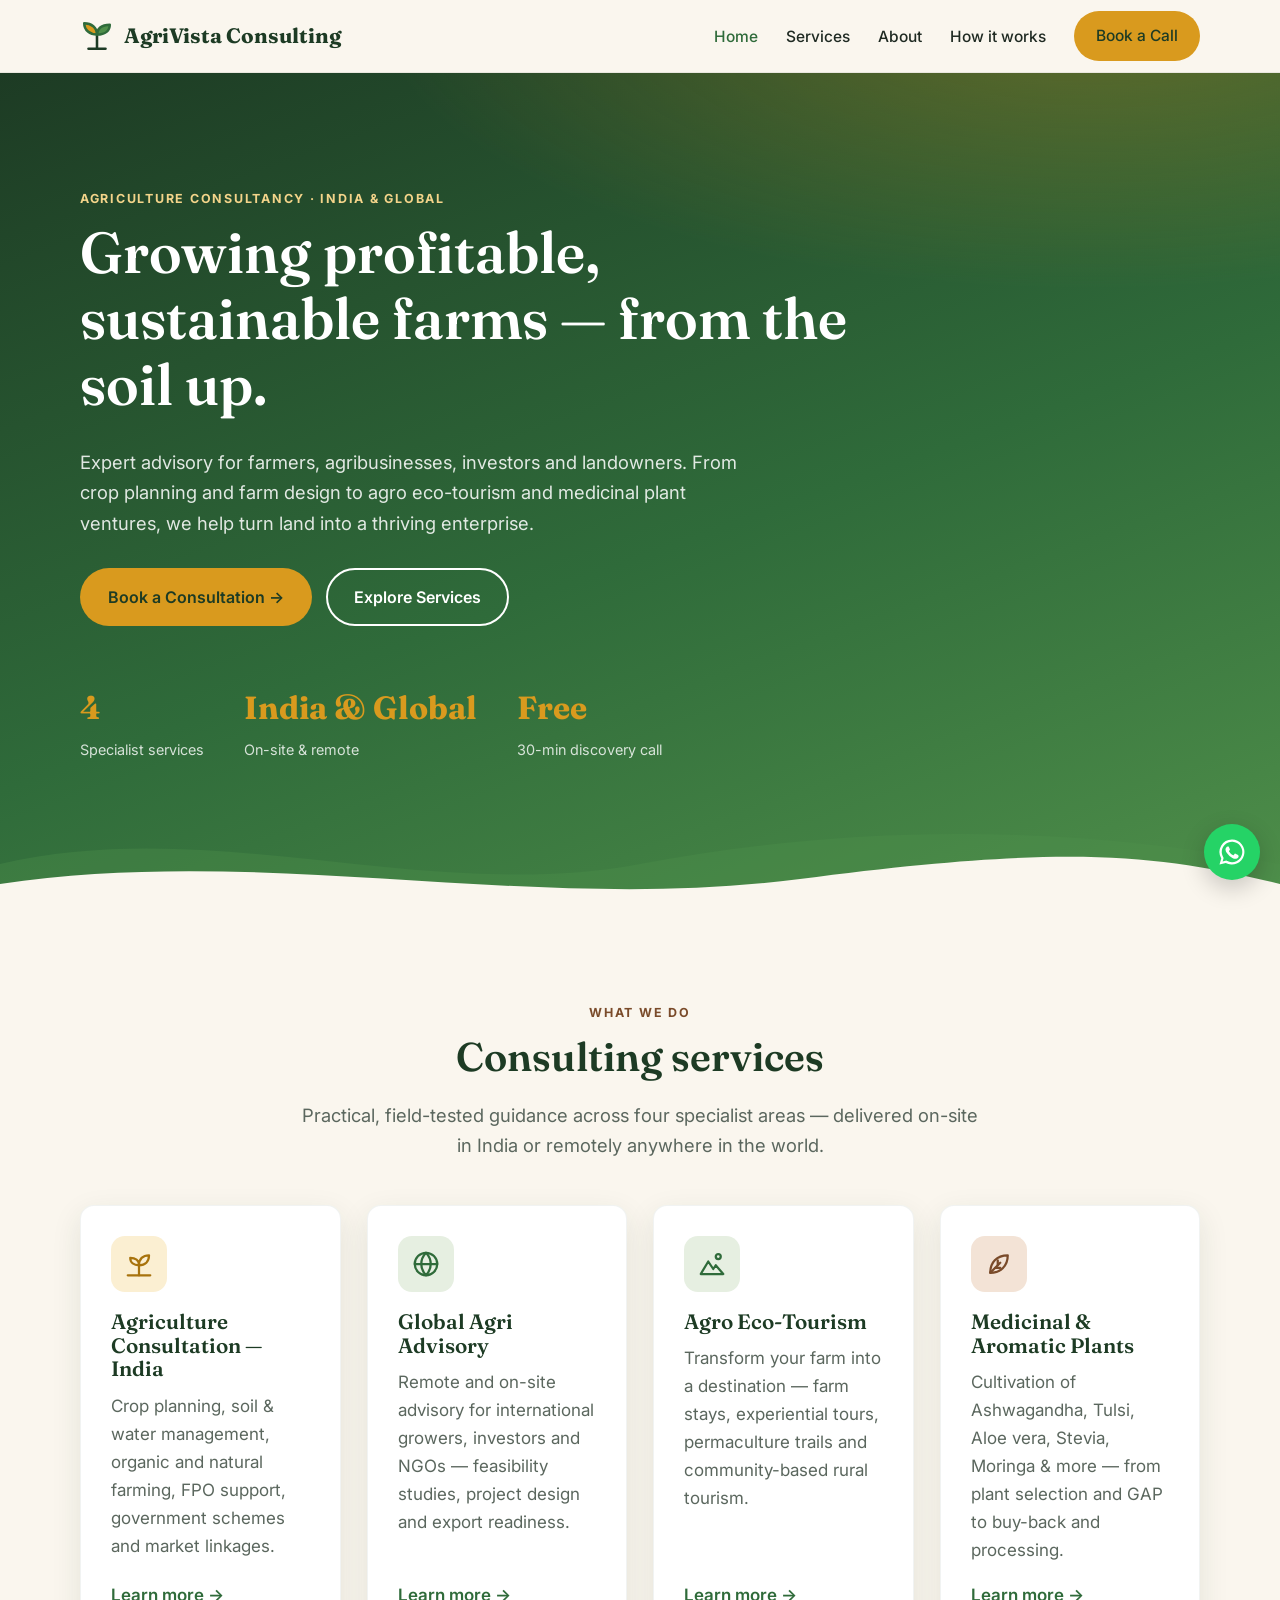
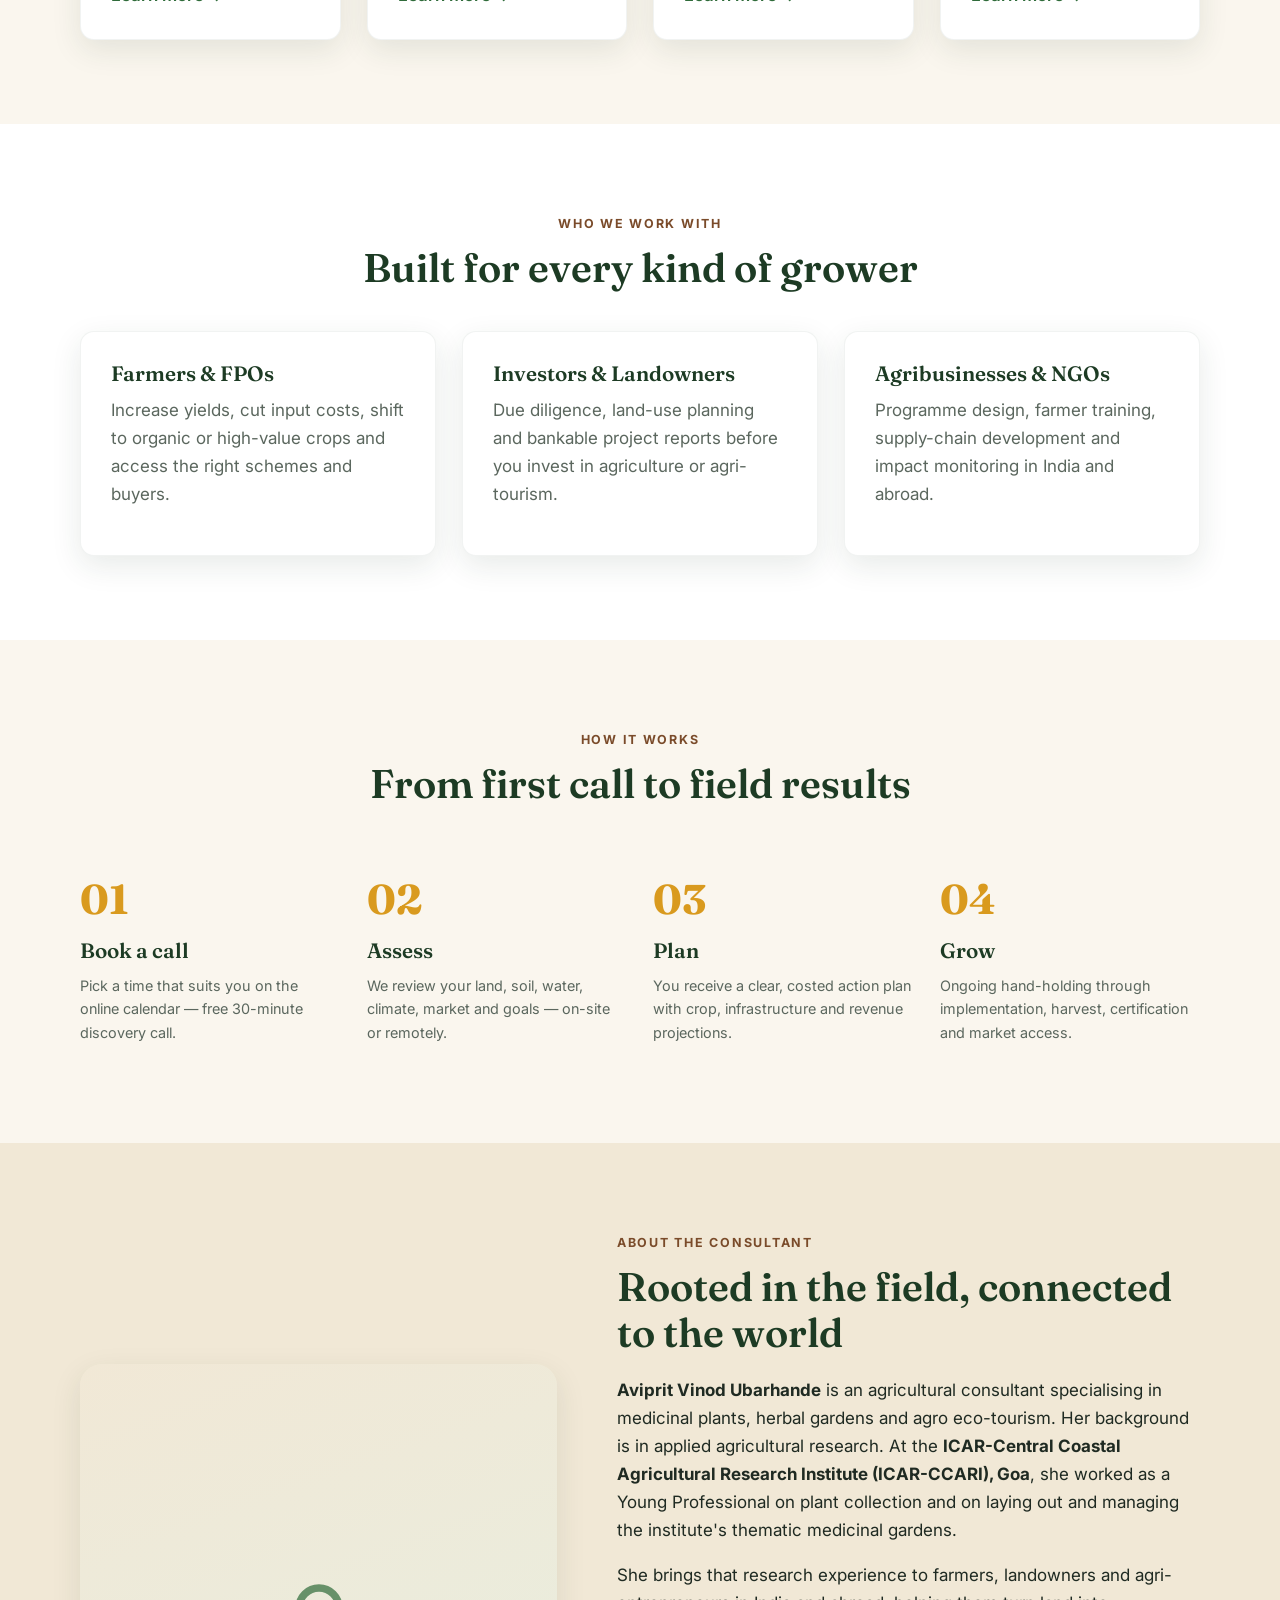
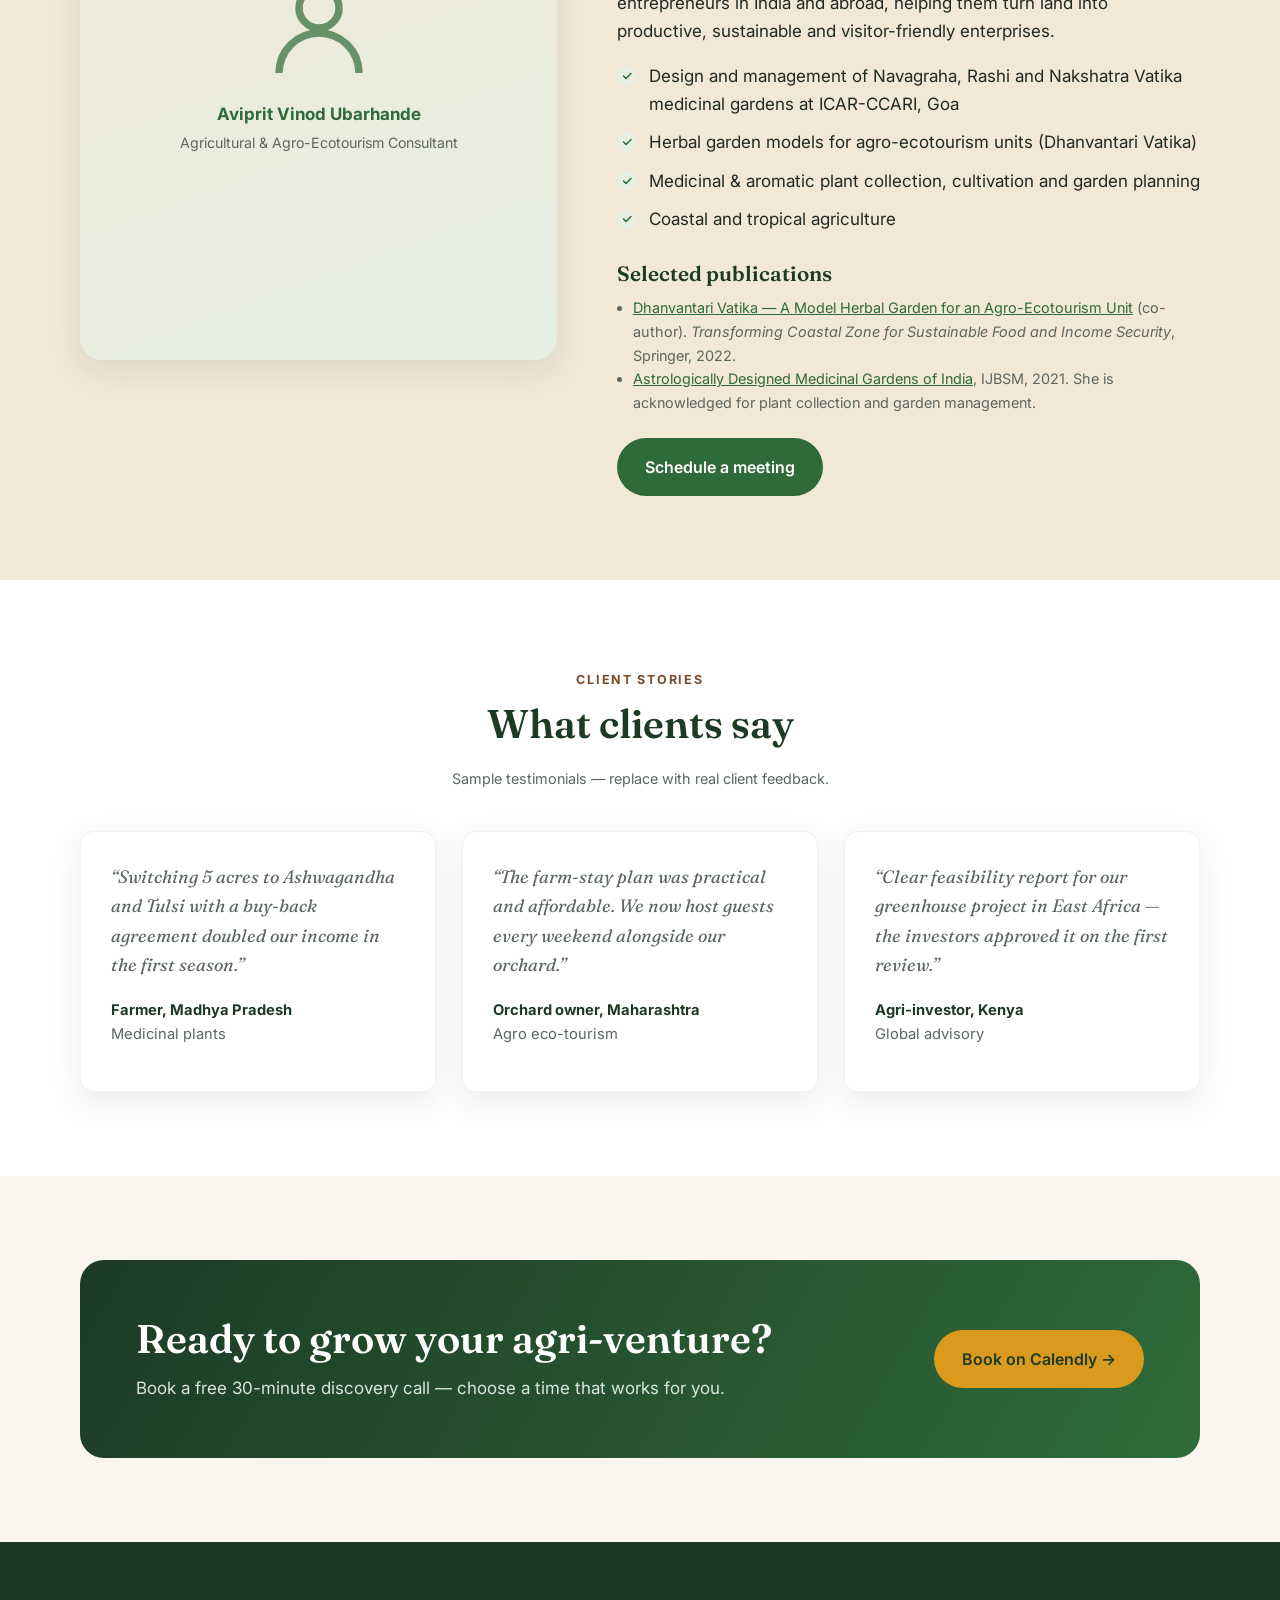
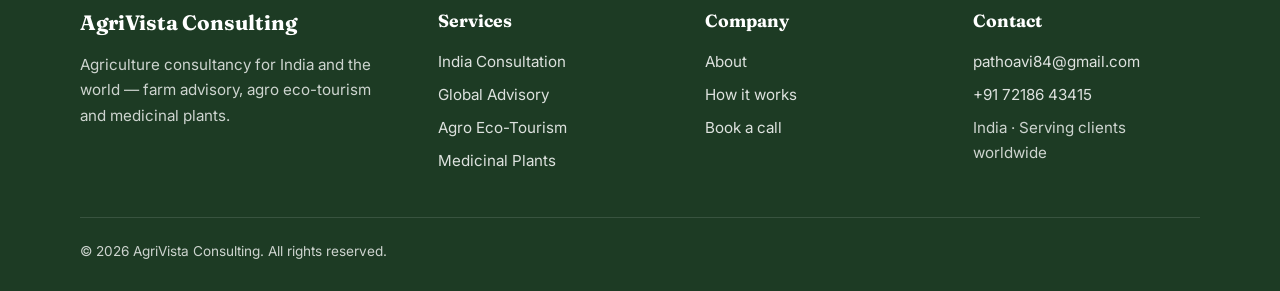
<file: index.html>
<!DOCTYPE html>
<html lang="en">
<head>
  <meta charset="UTF-8">
  <meta name="viewport" content="width=device-width, initial-scale=1">
  <title>AgriVista Consulting · Agriculture, Agro Eco-Tourism & Medicinal Plants</title>
  <meta name="description" content="Agricultural consultancy for farmers, agribusinesses and investors in India and worldwide. Farm advisory, agro eco-tourism development and medicinal plant cultivation. Book a consultation online.">
  <link rel="preconnect" href="https://fonts.googleapis.com">
  <link rel="preconnect" href="https://fonts.gstatic.com" crossorigin>
  <link href="https://fonts.googleapis.com/css2?family=Fraunces:opsz,wght@9..144,500;9..144,600;9..144,700&family=Inter:wght@400;500;600;700&display=swap" rel="stylesheet">
  <link rel="stylesheet" href="css/style.css">
  <link rel="icon" href="data:image/svg+xml,%3Csvg xmlns='http://www.w3.org/2000/svg' viewBox='0 0 24 24' fill='none' stroke='%232f6b3a' stroke-width='2' stroke-linecap='round'%3E%3Cpath d='M12 21V11M12 11C12 6 8 3 3 3c0 5 4 8 9 8zm0 0c0-4 3-7 9-7 0 4-3 7-9 7z'/%3E%3C/svg%3E">
</head>
<body>

<header class="site-header">
  <div class="container nav">
    <a class="logo" href="index.html">
      <svg viewBox="0 0 24 24" fill="none" stroke="currentColor" stroke-width="1.8" stroke-linecap="round" stroke-linejoin="round"><path d="M12 21V11"/><path d="M12 11C12 6 8 3 3 3c0 5 4 8 9 8z" fill="#d99a1e" stroke="#2f6b3a"/><path d="M12 11c0-4 3-7 9-7 0 4-3 7-9 7z" fill="#4f8f4a" stroke="#2f6b3a"/><path d="M6 21h12"/></svg>
      <span data-brand>AgriVista Consulting</span>
    </a>
    <button class="nav-toggle" aria-label="Open menu" aria-expanded="false">
      <svg viewBox="0 0 24 24" fill="none" stroke="currentColor" stroke-width="2" stroke-linecap="round"><path d="M4 7h16M4 12h16M4 17h16"/></svg>
    </button>
    <ul class="nav-links">
      <li><a href="index.html" class="active">Home</a></li>
      <li><a href="services.html">Services</a></li>
      <li><a href="index.html#about">About</a></li>
      <li><a href="index.html#process">How it works</a></li>
      <li><a class="btn btn-primary" href="book.html">Book a Call</a></li>
    </ul>
  </div>
</header>

<main>
  <!-- HERO -->
  <section class="hero">
    <div class="container">
      <span class="eyebrow" style="color:#f3d48a">Agriculture Consultancy · India &amp; Global</span>
      <h1>Growing profitable, sustainable farms — from the soil up.</h1>
      <p class="lead">Expert advisory for farmers, agribusinesses, investors and landowners. From crop planning and farm design to agro eco-tourism and medicinal plant ventures, we help turn land into a thriving enterprise.</p>
      <div class="hero-actions">
        <a class="btn btn-primary" href="book.html">Book a Consultation →</a>
        <a class="btn btn-ghost" href="services.html">Explore Services</a>
      </div>
      <div class="hero-stats">
        <div><strong>4</strong><span>Specialist services</span></div>
        <div><strong>India &amp; Global</strong><span>On-site &amp; remote</span></div>
        <div><strong>Free</strong><span>30-min discovery call</span></div>
      </div>
    </div>
    <svg class="hero-fields" viewBox="0 0 1440 120" preserveAspectRatio="none" aria-hidden="true">
      <path d="M0 70 C 240 20, 480 110, 720 70 S 1200 30, 1440 70 L1440 120 L0 120 Z" fill="#4f8f4a" opacity=".35"/>
      <path d="M0 90 C 300 50, 600 120, 900 85 S 1300 60, 1440 90 L1440 120 L0 120 Z" fill="#faf6ee"/>
    </svg>
  </section>

  <!-- SERVICES OVERVIEW -->
  <section class="section" id="services">
    <div class="container">
      <div class="center">
        <span class="eyebrow">What we do</span>
        <h2>Consulting services</h2>
        <p class="lead">Practical, field-tested guidance across four specialist areas — delivered on-site in India or remotely anywhere in the world.</p>
      </div>
      <div class="grid grid-4" style="margin-top:44px">
        <article class="card">
          <div class="icon gold"><svg viewBox="0 0 24 24" fill="none" stroke="currentColor" stroke-width="1.8" stroke-linecap="round" stroke-linejoin="round"><path d="M12 21v-8"/><path d="M12 13c0-4-3-6-7-6 0 4 3 6 7 6zM12 13c0-5 3-8 8-8 0 5-3 8-8 8z"/><path d="M3 21h18"/></svg></div>
          <h3>Agriculture Consultation — India</h3>
          <p>Crop planning, soil &amp; water management, organic and natural farming, FPO support, government schemes and market linkages.</p>
          <a class="more" href="services.html#india">Learn more →</a>
        </article>
        <article class="card">
          <div class="icon"><svg viewBox="0 0 24 24" fill="none" stroke="currentColor" stroke-width="1.8" stroke-linecap="round" stroke-linejoin="round"><circle cx="12" cy="12" r="9"/><path d="M3 12h18M12 3c2.5 2.7 3.8 5.7 3.8 9s-1.3 6.3-3.8 9c-2.5-2.7-3.8-5.7-3.8-9S9.5 5.7 12 3z"/></svg></div>
          <h3>Global Agri Advisory</h3>
          <p>Remote and on-site advisory for international growers, investors and NGOs — feasibility studies, project design and export readiness.</p>
          <a class="more" href="services.html#global">Learn more →</a>
        </article>
        <article class="card">
          <div class="icon"><svg viewBox="0 0 24 24" fill="none" stroke="currentColor" stroke-width="1.8" stroke-linecap="round" stroke-linejoin="round"><path d="M3 20l6-10 4 6 2-3 6 7z"/><circle cx="17" cy="6" r="2"/></svg></div>
          <h3>Agro Eco-Tourism</h3>
          <p>Transform your farm into a destination — farm stays, experiential tours, permaculture trails and community-based rural tourism.</p>
          <a class="more" href="services.html#ecotourism">Learn more →</a>
        </article>
        <article class="card">
          <div class="icon soil"><svg viewBox="0 0 24 24" fill="none" stroke="currentColor" stroke-width="1.8" stroke-linecap="round" stroke-linejoin="round"><path d="M5 19c0-8 5-14 14-14 0 9-6 14-14 14z"/><path d="M5 19l8-8"/><path d="M9 15h4M11 13V9"/></svg></div>
          <h3>Medicinal &amp; Aromatic Plants</h3>
          <p>Cultivation of Ashwagandha, Tulsi, Aloe vera, Stevia, Moringa &amp; more — from plant selection and GAP to buy-back and processing.</p>
          <a class="more" href="services.html#medicinal">Learn more →</a>
        </article>
      </div>
    </div>
  </section>

  <!-- WHO WE HELP -->
  <section class="section alt">
    <div class="container">
      <div class="center">
        <span class="eyebrow">Who we work with</span>
        <h2>Built for every kind of grower</h2>
      </div>
      <div class="grid grid-3" style="margin-top:40px">
        <div class="card"><h3>Farmers &amp; FPOs</h3><p>Increase yields, cut input costs, shift to organic or high-value crops and access the right schemes and buyers.</p></div>
        <div class="card"><h3>Investors &amp; Landowners</h3><p>Due diligence, land-use planning and bankable project reports before you invest in agriculture or agri-tourism.</p></div>
        <div class="card"><h3>Agribusinesses &amp; NGOs</h3><p>Programme design, farmer training, supply-chain development and impact monitoring in India and abroad.</p></div>
      </div>
    </div>
  </section>

  <!-- PROCESS -->
  <section class="section" id="process">
    <div class="container">
      <div class="center">
        <span class="eyebrow">How it works</span>
        <h2>From first call to field results</h2>
      </div>
      <div class="grid grid-4 steps" style="margin-top:40px">
        <div class="step"><h3>Book a call</h3><p class="small">Pick a time that suits you on the online calendar — free 30-minute discovery call.</p></div>
        <div class="step"><h3>Assess</h3><p class="small">We review your land, soil, water, climate, market and goals — on-site or remotely.</p></div>
        <div class="step"><h3>Plan</h3><p class="small">You receive a clear, costed action plan with crop, infrastructure and revenue projections.</p></div>
        <div class="step"><h3>Grow</h3><p class="small">Ongoing hand-holding through implementation, harvest, certification and market access.</p></div>
      </div>
    </div>
  </section>

  <!-- ABOUT -->
  <section class="section sand" id="about">
    <div class="container about-grid">
      <div class="portrait">
        <div>
          <svg viewBox="0 0 24 24" fill="none" stroke="currentColor" stroke-width="1.5"><circle cx="12" cy="8" r="4"/><path d="M4 21c0-4.4 3.6-8 8-8s8 3.6 8 8"/></svg>
          <strong data-consultant>Aviprit Vinod Ubarhande</strong><br>
          <small>Agricultural &amp; Agro-Ecotourism Consultant</small>
        </div>
      </div>
      <div>
        <span class="eyebrow">About the consultant</span>
        <h2>Rooted in the field, connected to the world</h2>
        <p><strong data-consultant>Aviprit Vinod Ubarhande</strong> is an agricultural consultant specialising in medicinal plants, herbal gardens and agro eco-tourism. Her background is in applied agricultural research. At the <strong>ICAR-Central Coastal Agricultural Research Institute (ICAR-CCARI), Goa</strong>, she worked as a Young Professional on plant collection and on laying out and managing the institute's thematic medicinal gardens.</p>
        <p>She brings that research experience to farmers, landowners and agri-entrepreneurs in India and abroad, helping them turn land into productive, sustainable and visitor-friendly enterprises.</p>
        <ul class="checklist">
          <li>Design and management of Navagraha, Rashi and Nakshatra Vatika medicinal gardens at ICAR-CCARI, Goa</li>
          <li>Herbal garden models for agro-ecotourism units (Dhanvantari Vatika)</li>
          <li>Medicinal &amp; aromatic plant collection, cultivation and garden planning</li>
          <li>Coastal and tropical agriculture</li>
        </ul>
        <h3 style="margin-top:1.4em">Selected publications</h3>
        <ul class="small" style="padding-left:1.1em;margin:0 0 1.6em">
          <li><a href="https://link.springer.com/chapter/10.1007/978-3-030-95618-9_15" target="_blank" rel="noopener">Dhanvantari Vatika — A Model Herbal Garden for an Agro-Ecotourism Unit</a> (co-author). <em>Transforming Coastal Zone for Sustainable Food and Income Security</em>, Springer, 2022.</li>
          <li><a href="https://www.researchgate.net/publication/351249417_Astrologically_Designed_Medicinal_Gardens_of_India" target="_blank" rel="noopener">Astrologically Designed Medicinal Gardens of India</a>, IJBSM, 2021. She is acknowledged for plant collection and garden management.</li>
        </ul>
        <a class="btn btn-green" href="book.html">Schedule a meeting</a>
      </div>
    </div>
  </section>

  <!-- TESTIMONIALS -->
  <section class="section alt">
    <div class="container">
      <div class="center">
        <span class="eyebrow">Client stories</span>
        <h2>What clients say</h2>
        <p class="lead small">Sample testimonials — replace with real client feedback.</p>
      </div>
      <div class="grid grid-3" style="margin-top:40px">
        <div class="card"><p class="quote">“Switching 5 acres to Ashwagandha and Tulsi with a buy-back agreement doubled our income in the first season.”</p><p class="quote-by"><strong>Farmer, Madhya Pradesh</strong>Medicinal plants</p></div>
        <div class="card"><p class="quote">“The farm-stay plan was practical and affordable. We now host guests every weekend alongside our orchard.”</p><p class="quote-by"><strong>Orchard owner, Maharashtra</strong>Agro eco-tourism</p></div>
        <div class="card"><p class="quote">“Clear feasibility report for our greenhouse project in East Africa — the investors approved it on the first review.”</p><p class="quote-by"><strong>Agri-investor, Kenya</strong>Global advisory</p></div>
      </div>
    </div>
  </section>

  <!-- CTA -->
  <section class="section">
    <div class="container">
      <div class="cta-band">
        <div>
          <h2>Ready to grow your agri-venture?</h2>
          <p>Book a free 30-minute discovery call — choose a time that works for you.</p>
        </div>
        <a class="btn btn-primary" href="book.html">Book on Calendly →</a>
      </div>
    </div>
  </section>
</main>

<footer class="site-footer">
  <div class="container">
    <div class="footer-grid">
      <div>
        <a class="logo" href="index.html"><span data-brand>AgriVista Consulting</span></a>
        <p>Agriculture consultancy for India and the world — farm advisory, agro eco-tourism and medicinal plants.</p>
      </div>
      <div>
        <h4>Services</h4>
        <ul>
          <li><a href="services.html#india">India Consultation</a></li>
          <li><a href="services.html#global">Global Advisory</a></li>
          <li><a href="services.html#ecotourism">Agro Eco-Tourism</a></li>
          <li><a href="services.html#medicinal">Medicinal Plants</a></li>
        </ul>
      </div>
      <div>
        <h4>Company</h4>
        <ul>
          <li><a href="index.html#about">About</a></li>
          <li><a href="index.html#process">How it works</a></li>
          <li><a href="book.html">Book a call</a></li>
        </ul>
      </div>
      <div>
        <h4>Contact</h4>
        <ul>
          <li><a data-email href="#">pathoavi84@gmail.com</a></li>
          <li><a data-phone href="#">+91 72186 43415</a></li>
          <li><span data-location>India · Serving clients worldwide</span></li>
        </ul>
      </div>
    </div>
    <div class="footer-bottom">© <span data-year></span> <span data-brand>AgriVista Consulting</span>. All rights reserved.</div>
  </div>
</footer>

<a class="wa-float" data-whatsapp href="#" target="_blank" rel="noopener" aria-label="Chat on WhatsApp">
  <svg viewBox="0 0 24 24" fill="currentColor"><path d="M12 2a10 10 0 0 0-8.6 15.1L2 22l5-1.3A10 10 0 1 0 12 2zm0 18.2a8.2 8.2 0 0 1-4.2-1.2l-.3-.2-3 .8.8-2.9-.2-.3A8.2 8.2 0 1 1 12 20.2zm4.5-6.1c-.2-.1-1.5-.7-1.7-.8s-.4-.1-.6.1-.7.8-.8 1-.3.2-.5.1a6.7 6.7 0 0 1-3.3-2.9c-.3-.4.3-.4.7-1.4.1-.2 0-.3 0-.4l-.8-1.8c-.2-.5-.4-.4-.6-.4h-.5a1 1 0 0 0-.7.3 2.9 2.9 0 0 0-.9 2.2 5.1 5.1 0 0 0 1.1 2.7 11.6 11.6 0 0 0 4.4 3.9c1.6.7 2.3.8 3.1.6a2.6 2.6 0 0 0 1.7-1.2 2.1 2.1 0 0 0 .2-1.2c-.1-.1-.3-.2-.5-.3z"/></svg>
</a>

<script src="js/config.js"></script>
<script src="js/main.js"></script>
</body>
</html>
</file>
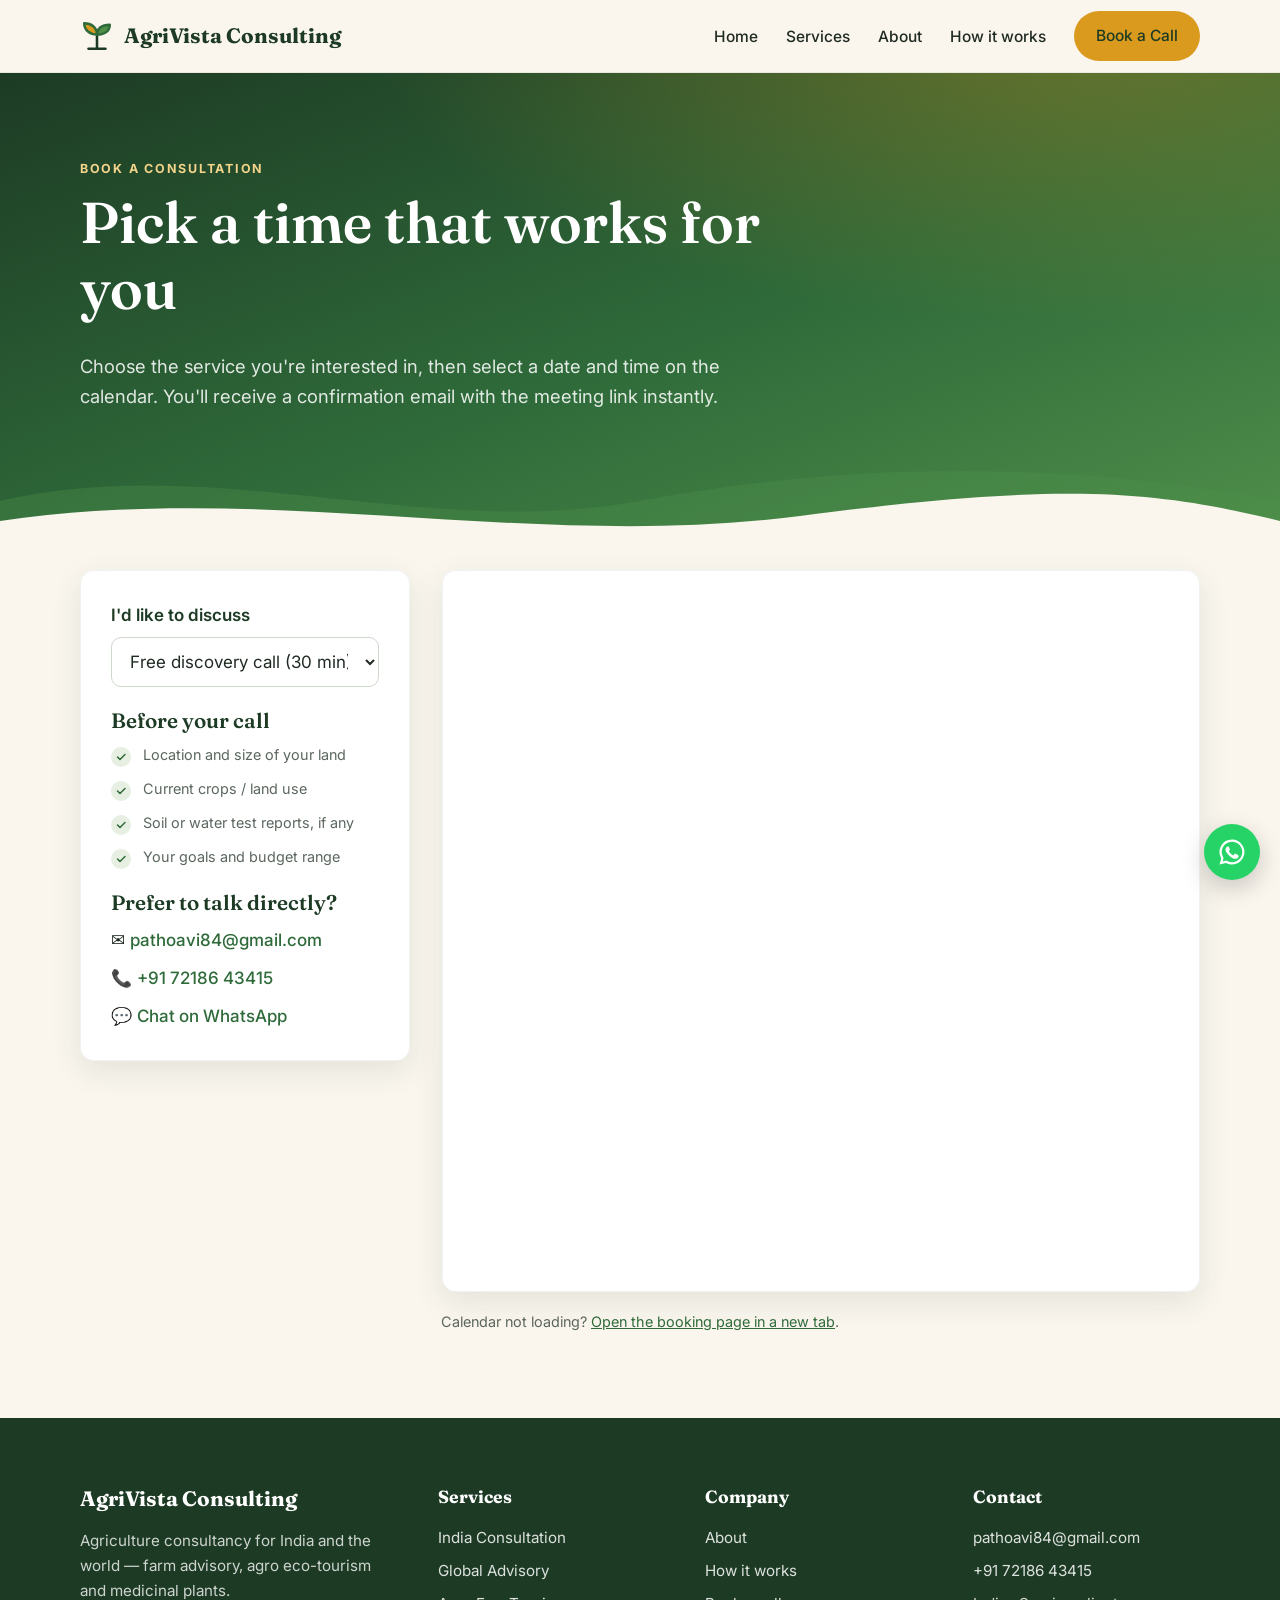
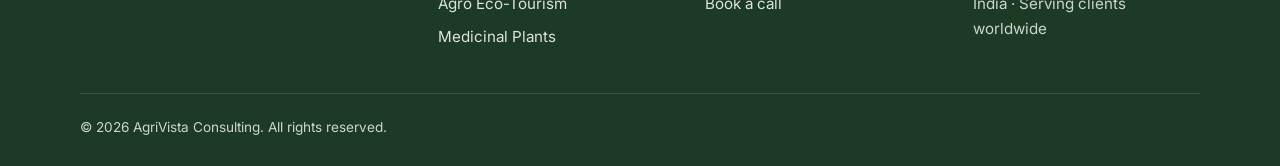
<file: book.html>
<!DOCTYPE html>
<html lang="en">
<head>
  <meta charset="UTF-8">
  <meta name="viewport" content="width=device-width, initial-scale=1">
  <title>Book a Consultation · AgriVista Consulting</title>
  <meta name="description" content="Book an agriculture consultation online. Choose a service and pick a time on the calendar.">
  <link rel="preconnect" href="https://fonts.googleapis.com">
  <link rel="preconnect" href="https://fonts.gstatic.com" crossorigin>
  <link href="https://fonts.googleapis.com/css2?family=Fraunces:opsz,wght@9..144,500;9..144,600;9..144,700&family=Inter:wght@400;500;600;700&display=swap" rel="stylesheet">
  <link rel="stylesheet" href="css/style.css">
  <link rel="icon" href="data:image/svg+xml,%3Csvg xmlns='http://www.w3.org/2000/svg' viewBox='0 0 24 24' fill='none' stroke='%232f6b3a' stroke-width='2' stroke-linecap='round'%3E%3Cpath d='M12 21V11M12 11C12 6 8 3 3 3c0 5 4 8 9 8zm0 0c0-4 3-7 9-7 0 4-3 7-9 7z'/%3E%3C/svg%3E">
</head>
<body>

<header class="site-header">
  <div class="container nav">
    <a class="logo" href="index.html">
      <svg viewBox="0 0 24 24" fill="none" stroke="currentColor" stroke-width="1.8" stroke-linecap="round" stroke-linejoin="round"><path d="M12 21V11"/><path d="M12 11C12 6 8 3 3 3c0 5 4 8 9 8z" fill="#d99a1e" stroke="#2f6b3a"/><path d="M12 11c0-4 3-7 9-7 0 4-3 7-9 7z" fill="#4f8f4a" stroke="#2f6b3a"/><path d="M6 21h12"/></svg>
      <span data-brand>AgriVista Consulting</span>
    </a>
    <button class="nav-toggle" aria-label="Open menu" aria-expanded="false">
      <svg viewBox="0 0 24 24" fill="none" stroke="currentColor" stroke-width="2" stroke-linecap="round"><path d="M4 7h16M4 12h16M4 17h16"/></svg>
    </button>
    <ul class="nav-links">
      <li><a href="index.html">Home</a></li>
      <li><a href="services.html">Services</a></li>
      <li><a href="index.html#about">About</a></li>
      <li><a href="index.html#process">How it works</a></li>
      <li><a class="btn btn-primary" href="book.html">Book a Call</a></li>
    </ul>
  </div>
</header>

<main>
  <section class="hero page-hero">
    <div class="container">
      <span class="eyebrow" style="color:#f3d48a">Book a Consultation</span>
      <h1>Pick a time that works for you</h1>
      <p class="lead">Choose the service you're interested in, then select a date and time on the calendar. You'll receive a confirmation email with the meeting link instantly.</p>
    </div>
    <svg class="hero-fields" viewBox="0 0 1440 120" preserveAspectRatio="none" aria-hidden="true">
      <path d="M0 70 C 240 20, 480 110, 720 70 S 1200 30, 1440 70 L1440 120 L0 120 Z" fill="#4f8f4a" opacity=".35"/>
      <path d="M0 90 C 300 50, 600 120, 900 85 S 1300 60, 1440 90 L1440 120 L0 120 Z" fill="#faf6ee"/>
    </svg>
  </section>

  <section class="section" style="padding-top:20px">
    <div class="container booking-layout">
      <aside class="booking-side">
        <div class="card">
          <label for="service-select">I'd like to discuss</label>
          <select id="service-select">
            <option value="discovery">Free discovery call (30 min)</option>
            <option value="india">Agriculture Consultation — India</option>
            <option value="global">Global Agri Advisory</option>
            <option value="ecotourism">Agro Eco-Tourism Development</option>
            <option value="medicinal">Medicinal &amp; Aromatic Plants</option>
          </select>
          <h3>Before your call</h3>
          <ul class="checklist small">
            <li>Location and size of your land</li>
            <li>Current crops / land use</li>
            <li>Soil or water test reports, if any</li>
            <li>Your goals and budget range</li>
          </ul>
          <h3>Prefer to talk directly?</h3>
          <ul class="contact-list">
            <li>✉️ <a data-email href="#">pathoavi84@gmail.com</a></li>
            <li>📞 <a data-phone href="#">+91 72186 43415</a></li>
            <li>💬 <a data-whatsapp href="#" target="_blank" rel="noopener">Chat on WhatsApp</a></li>
          </ul>
        </div>
      </aside>

      <div class="card calendar-card">
        <div id="calendly-embed"></div>
        <noscript><p style="padding:24px">Please enable JavaScript to view the booking calendar.</p></noscript>
      </div>
    </div>
    <p class="container small center" style="margin-top:18px">Calendar not loading? <a id="calendly-fallback" href="#" target="_blank" rel="noopener">Open the booking page in a new tab</a>.</p>
  </section>
</main>

<footer class="site-footer">
  <div class="container">
    <div class="footer-grid">
      <div>
        <a class="logo" href="index.html"><span data-brand>AgriVista Consulting</span></a>
        <p>Agriculture consultancy for India and the world — farm advisory, agro eco-tourism and medicinal plants.</p>
      </div>
      <div>
        <h4>Services</h4>
        <ul>
          <li><a href="services.html#india">India Consultation</a></li>
          <li><a href="services.html#global">Global Advisory</a></li>
          <li><a href="services.html#ecotourism">Agro Eco-Tourism</a></li>
          <li><a href="services.html#medicinal">Medicinal Plants</a></li>
        </ul>
      </div>
      <div>
        <h4>Company</h4>
        <ul>
          <li><a href="index.html#about">About</a></li>
          <li><a href="index.html#process">How it works</a></li>
          <li><a href="book.html">Book a call</a></li>
        </ul>
      </div>
      <div>
        <h4>Contact</h4>
        <ul>
          <li><a data-email href="#">pathoavi84@gmail.com</a></li>
          <li><a data-phone href="#">+91 72186 43415</a></li>
          <li><span data-location>India · Serving clients worldwide</span></li>
        </ul>
      </div>
    </div>
    <div class="footer-bottom">© <span data-year></span> <span data-brand>AgriVista Consulting</span>. All rights reserved.</div>
  </div>
</footer>

<a class="wa-float" data-whatsapp href="#" target="_blank" rel="noopener" aria-label="Chat on WhatsApp">
  <svg viewBox="0 0 24 24" fill="currentColor"><path d="M12 2a10 10 0 0 0-8.6 15.1L2 22l5-1.3A10 10 0 1 0 12 2zm0 18.2a8.2 8.2 0 0 1-4.2-1.2l-.3-.2-3 .8.8-2.9-.2-.3A8.2 8.2 0 1 1 12 20.2zm4.5-6.1c-.2-.1-1.5-.7-1.7-.8s-.4-.1-.6.1-.7.8-.8 1-.3.2-.5.1a6.7 6.7 0 0 1-3.3-2.9c-.3-.4.3-.4.7-1.4.1-.2 0-.3 0-.4l-.8-1.8c-.2-.5-.4-.4-.6-.4h-.5a1 1 0 0 0-.7.3 2.9 2.9 0 0 0-.9 2.2 5.1 5.1 0 0 0 1.1 2.7 11.6 11.6 0 0 0 4.4 3.9c1.6.7 2.3.8 3.1.6a2.6 2.6 0 0 0 1.7-1.2 2.1 2.1 0 0 0 .2-1.2c-.1-.1-.3-.2-.5-.3z"/></svg>
</a>

<script src="https://assets.calendly.com/assets/external/widget.js" async></script>
<script src="js/config.js"></script>
<script src="js/main.js"></script>
</body>
</html>
</file>
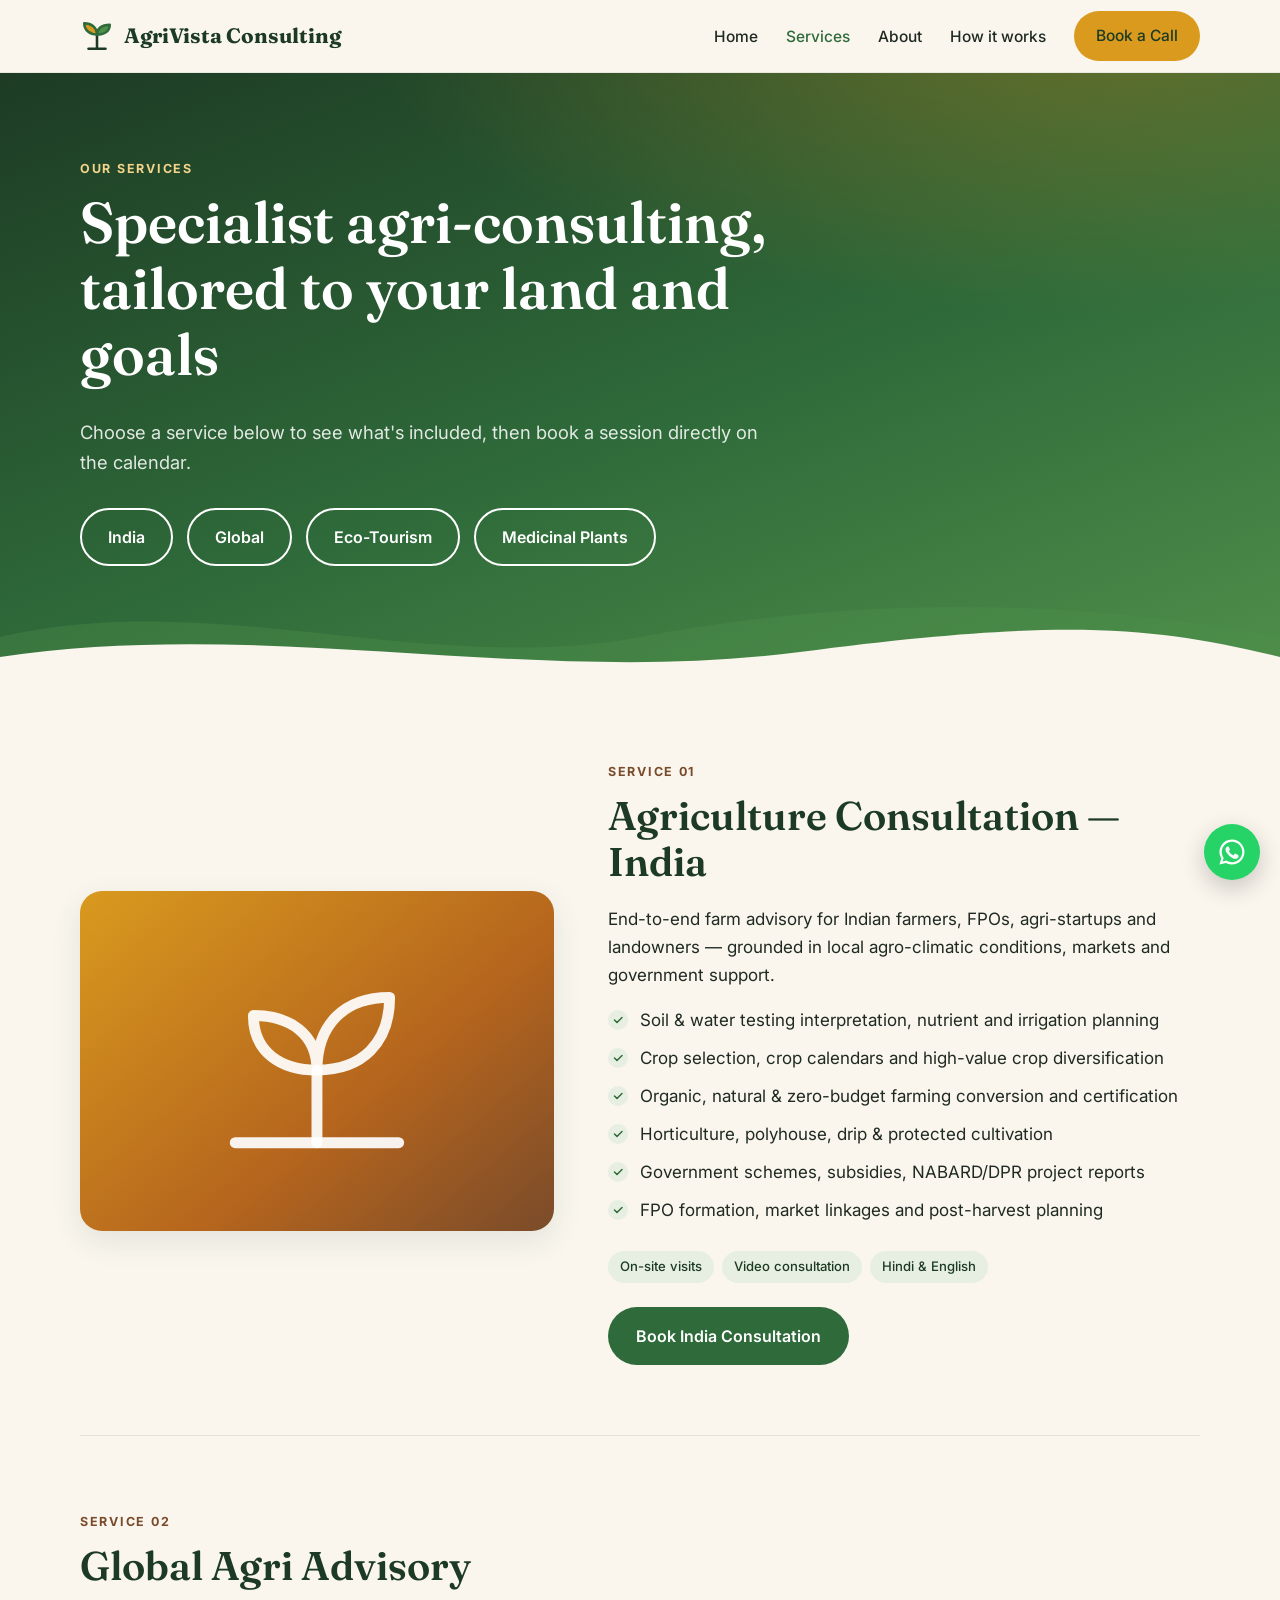
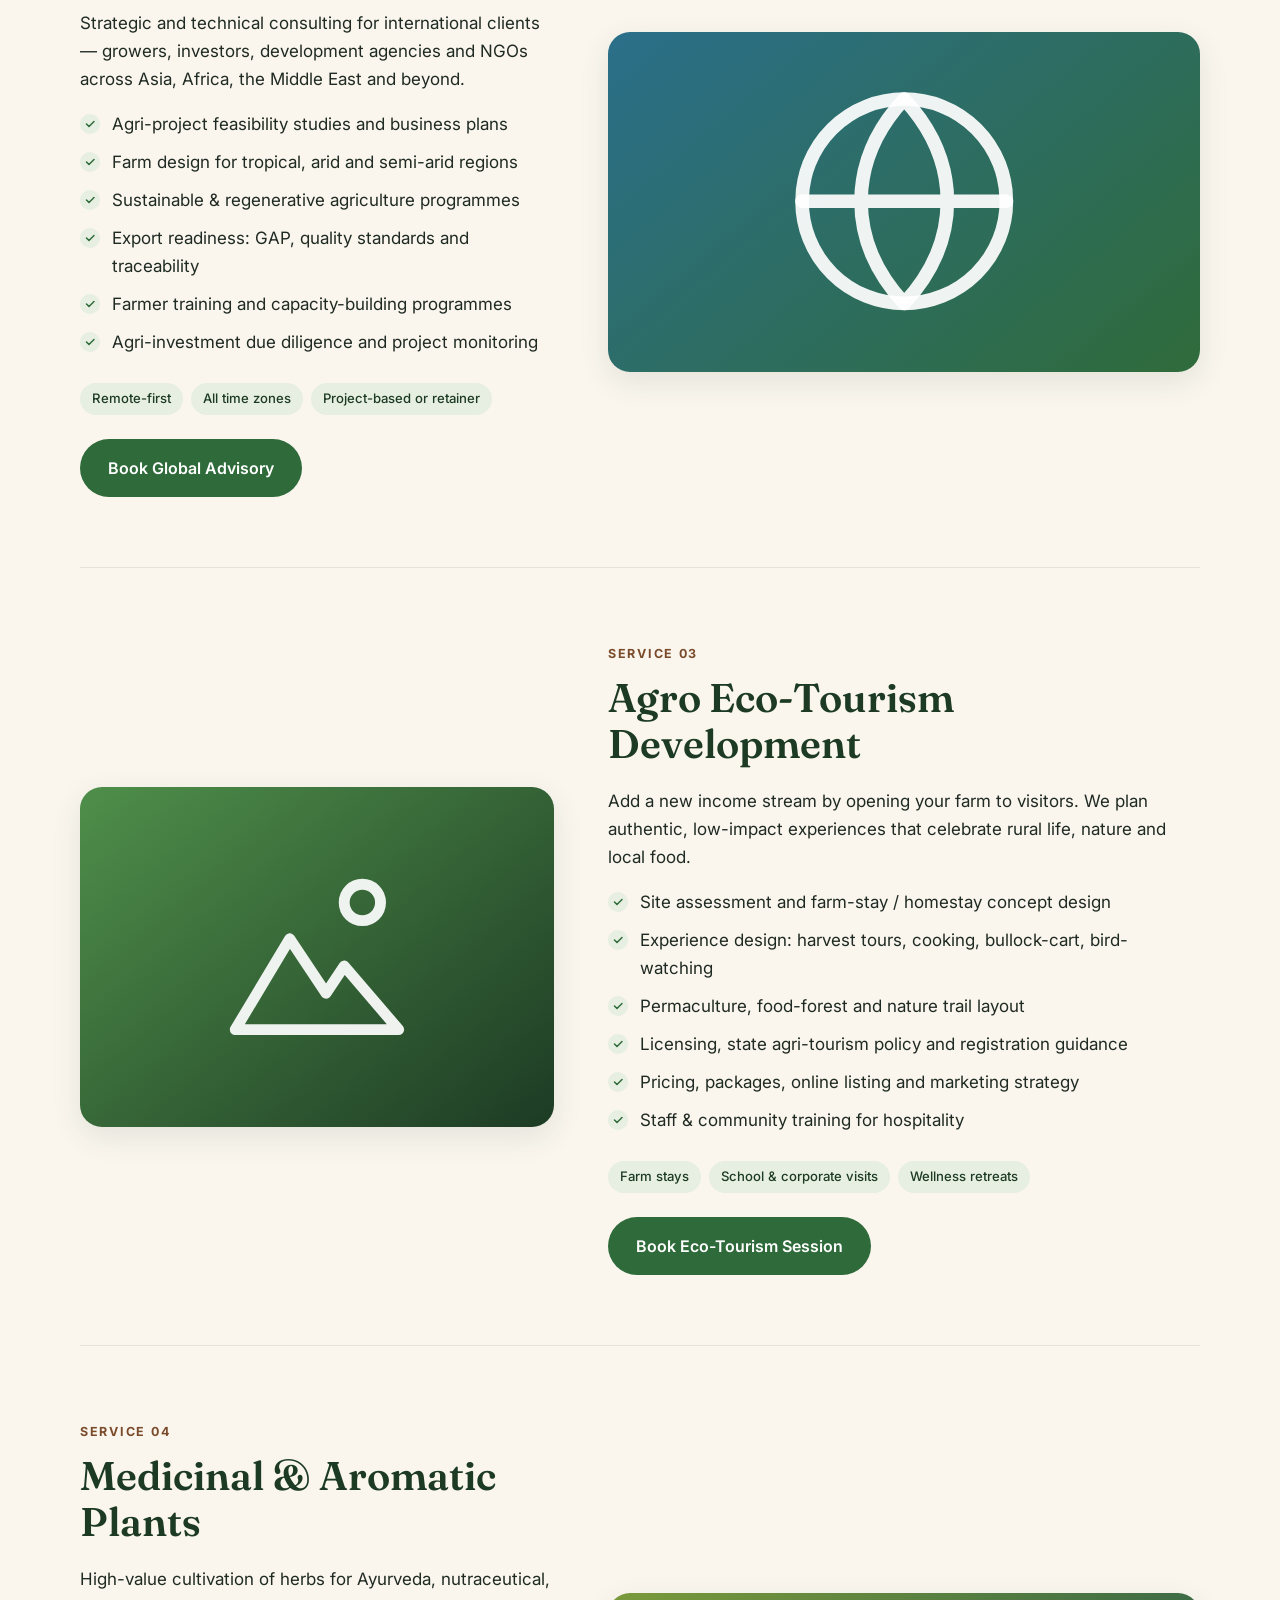
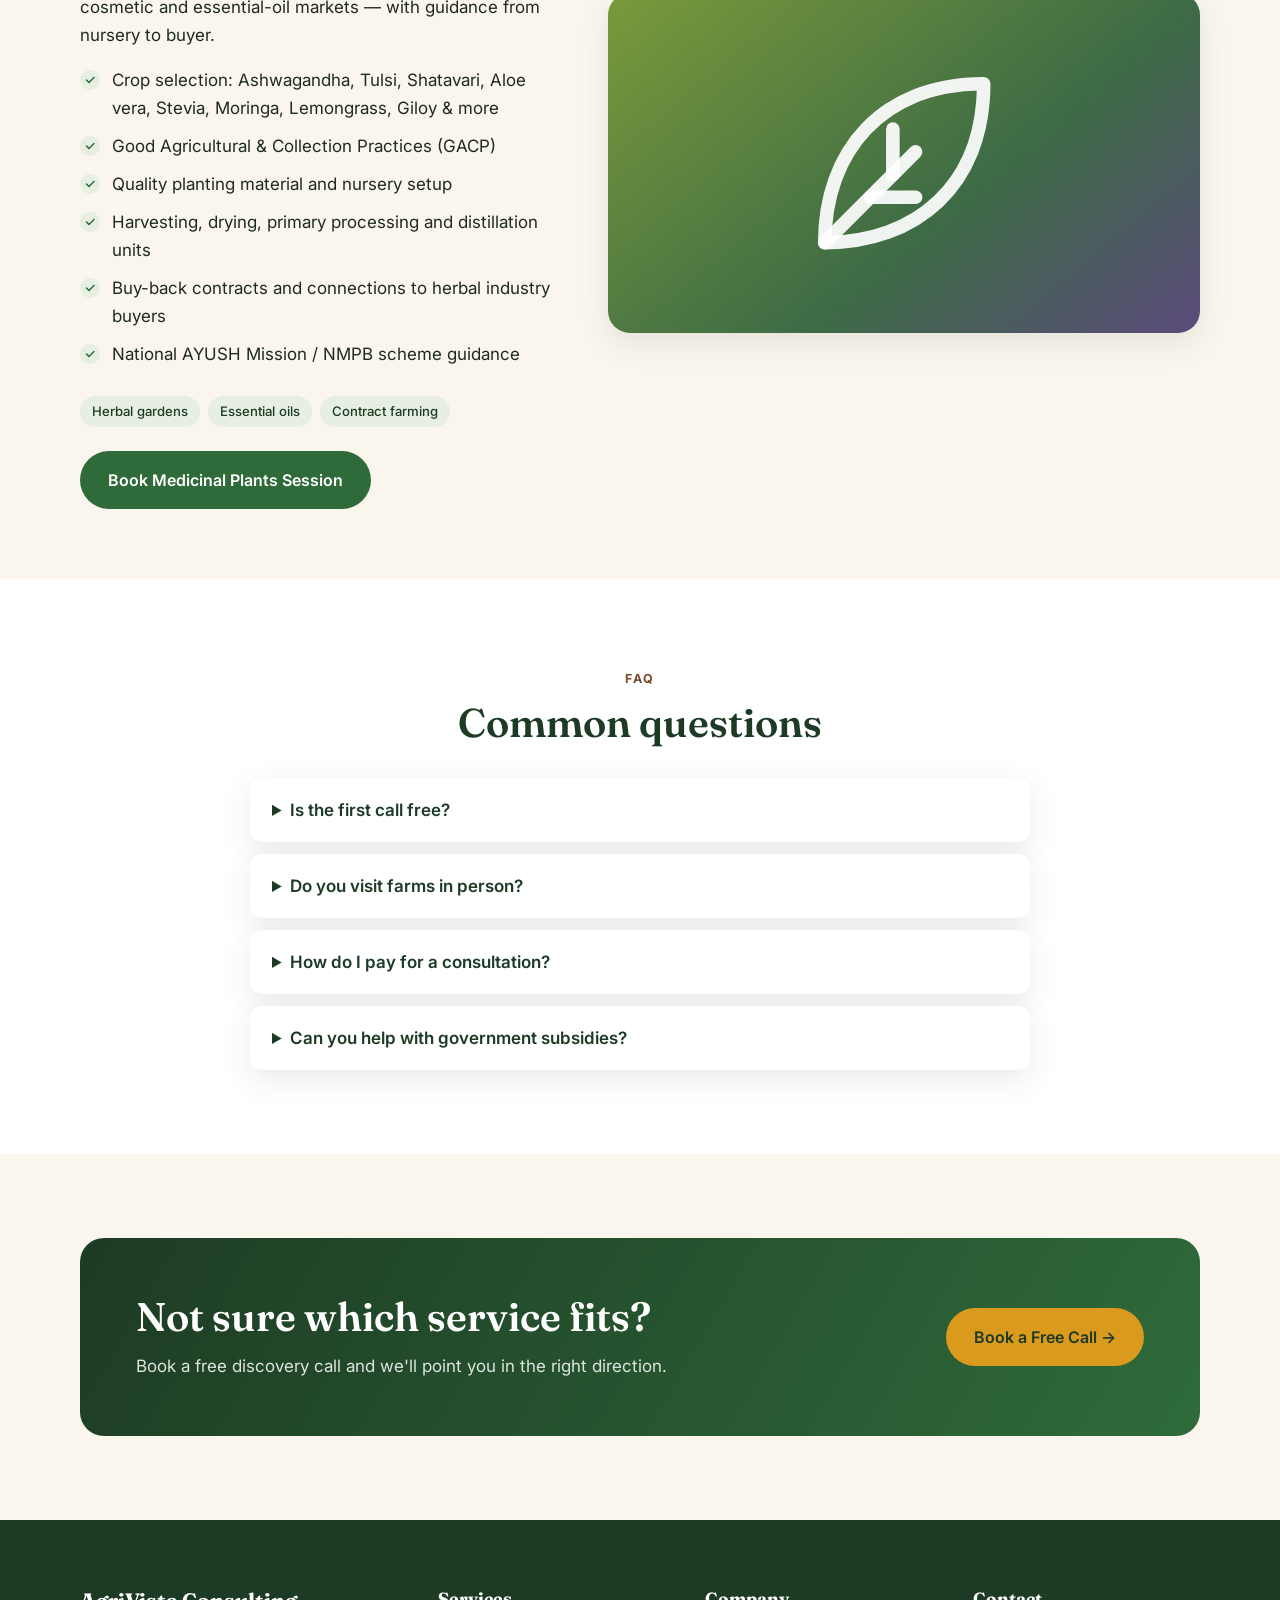
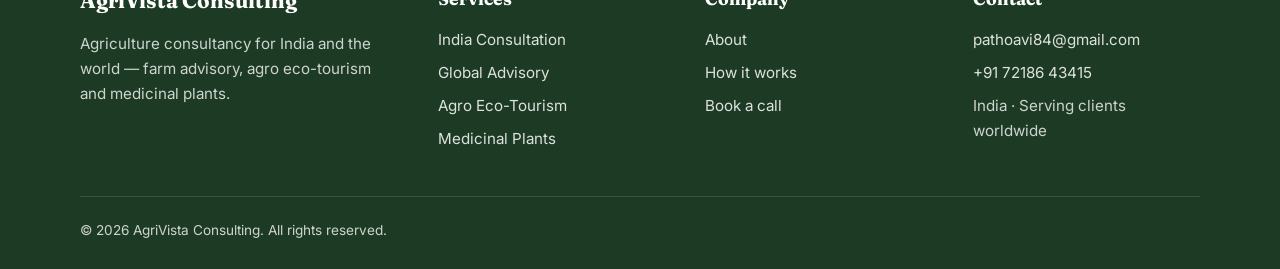
<file: services.html>
<!DOCTYPE html>
<html lang="en">
<head>
  <meta charset="UTF-8">
  <meta name="viewport" content="width=device-width, initial-scale=1">
  <title>Services · AgriVista Consulting</title>
  <meta name="description" content="Agriculture consultation in India, global agri advisory, agro eco-tourism development and medicinal plant cultivation services.">
  <link rel="preconnect" href="https://fonts.googleapis.com">
  <link rel="preconnect" href="https://fonts.gstatic.com" crossorigin>
  <link href="https://fonts.googleapis.com/css2?family=Fraunces:opsz,wght@9..144,500;9..144,600;9..144,700&family=Inter:wght@400;500;600;700&display=swap" rel="stylesheet">
  <link rel="stylesheet" href="css/style.css">
  <link rel="icon" href="data:image/svg+xml,%3Csvg xmlns='http://www.w3.org/2000/svg' viewBox='0 0 24 24' fill='none' stroke='%232f6b3a' stroke-width='2' stroke-linecap='round'%3E%3Cpath d='M12 21V11M12 11C12 6 8 3 3 3c0 5 4 8 9 8zm0 0c0-4 3-7 9-7 0 4-3 7-9 7z'/%3E%3C/svg%3E">
</head>
<body>

<header class="site-header">
  <div class="container nav">
    <a class="logo" href="index.html">
      <svg viewBox="0 0 24 24" fill="none" stroke="currentColor" stroke-width="1.8" stroke-linecap="round" stroke-linejoin="round"><path d="M12 21V11"/><path d="M12 11C12 6 8 3 3 3c0 5 4 8 9 8z" fill="#d99a1e" stroke="#2f6b3a"/><path d="M12 11c0-4 3-7 9-7 0 4-3 7-9 7z" fill="#4f8f4a" stroke="#2f6b3a"/><path d="M6 21h12"/></svg>
      <span data-brand>AgriVista Consulting</span>
    </a>
    <button class="nav-toggle" aria-label="Open menu" aria-expanded="false">
      <svg viewBox="0 0 24 24" fill="none" stroke="currentColor" stroke-width="2" stroke-linecap="round"><path d="M4 7h16M4 12h16M4 17h16"/></svg>
    </button>
    <ul class="nav-links">
      <li><a href="index.html">Home</a></li>
      <li><a href="services.html" class="active">Services</a></li>
      <li><a href="index.html#about">About</a></li>
      <li><a href="index.html#process">How it works</a></li>
      <li><a class="btn btn-primary" href="book.html">Book a Call</a></li>
    </ul>
  </div>
</header>

<main>
  <section class="hero page-hero">
    <div class="container">
      <span class="eyebrow" style="color:#f3d48a">Our Services</span>
      <h1>Specialist agri-consulting, tailored to your land and goals</h1>
      <p class="lead">Choose a service below to see what's included, then book a session directly on the calendar.</p>
      <div class="hero-actions">
        <a class="btn btn-ghost" href="#india">India</a>
        <a class="btn btn-ghost" href="#global">Global</a>
        <a class="btn btn-ghost" href="#ecotourism">Eco-Tourism</a>
        <a class="btn btn-ghost" href="#medicinal">Medicinal Plants</a>
      </div>
    </div>
    <svg class="hero-fields" viewBox="0 0 1440 120" preserveAspectRatio="none" aria-hidden="true">
      <path d="M0 70 C 240 20, 480 110, 720 70 S 1200 30, 1440 70 L1440 120 L0 120 Z" fill="#4f8f4a" opacity=".35"/>
      <path d="M0 90 C 300 50, 600 120, 900 85 S 1300 60, 1440 90 L1440 120 L0 120 Z" fill="#faf6ee"/>
    </svg>
  </section>

  <section class="container">
    <!-- INDIA -->
    <div class="service" id="india">
      <div class="service-art art-india">
        <svg viewBox="0 0 24 24" fill="none" stroke="currentColor" stroke-width="1.2" stroke-linecap="round" stroke-linejoin="round"><path d="M12 21v-8"/><path d="M12 13c0-4-3-6-7-6 0 4 3 6 7 6zM12 13c0-5 3-8 8-8 0 5-3 8-8 8z"/><path d="M3 21h18"/></svg>
      </div>
      <div>
        <span class="eyebrow">Service 01</span>
        <h2>Agriculture Consultation — India</h2>
        <p>End-to-end farm advisory for Indian farmers, FPOs, agri-startups and landowners — grounded in local agro-climatic conditions, markets and government support.</p>
        <ul class="checklist">
          <li>Soil &amp; water testing interpretation, nutrient and irrigation planning</li>
          <li>Crop selection, crop calendars and high-value crop diversification</li>
          <li>Organic, natural &amp; zero-budget farming conversion and certification</li>
          <li>Horticulture, polyhouse, drip &amp; protected cultivation</li>
          <li>Government schemes, subsidies, NABARD/DPR project reports</li>
          <li>FPO formation, market linkages and post-harvest planning</li>
        </ul>
        <div class="tags"><span class="tag">On-site visits</span><span class="tag">Video consultation</span><span class="tag">Hindi &amp; English</span></div>
        <a class="btn btn-green" href="book.html?service=india">Book India Consultation</a>
      </div>
    </div>

    <!-- GLOBAL -->
    <div class="service reverse" id="global">
      <div class="service-art art-global">
        <svg viewBox="0 0 24 24" fill="none" stroke="currentColor" stroke-width="1.2" stroke-linecap="round" stroke-linejoin="round"><circle cx="12" cy="12" r="9"/><path d="M3 12h18M12 3c2.5 2.7 3.8 5.7 3.8 9s-1.3 6.3-3.8 9c-2.5-2.7-3.8-5.7-3.8-9S9.5 5.7 12 3z"/></svg>
      </div>
      <div>
        <span class="eyebrow">Service 02</span>
        <h2>Global Agri Advisory</h2>
        <p>Strategic and technical consulting for international clients — growers, investors, development agencies and NGOs across Asia, Africa, the Middle East and beyond.</p>
        <ul class="checklist">
          <li>Agri-project feasibility studies and business plans</li>
          <li>Farm design for tropical, arid and semi-arid regions</li>
          <li>Sustainable &amp; regenerative agriculture programmes</li>
          <li>Export readiness: GAP, quality standards and traceability</li>
          <li>Farmer training and capacity-building programmes</li>
          <li>Agri-investment due diligence and project monitoring</li>
        </ul>
        <div class="tags"><span class="tag">Remote-first</span><span class="tag">All time zones</span><span class="tag">Project-based or retainer</span></div>
        <a class="btn btn-green" href="book.html?service=global">Book Global Advisory</a>
      </div>
    </div>

    <!-- ECO TOURISM -->
    <div class="service" id="ecotourism">
      <div class="service-art art-eco">
        <svg viewBox="0 0 24 24" fill="none" stroke="currentColor" stroke-width="1.2" stroke-linecap="round" stroke-linejoin="round"><path d="M3 20l6-10 4 6 2-3 6 7z"/><circle cx="17" cy="6" r="2"/></svg>
      </div>
      <div>
        <span class="eyebrow">Service 03</span>
        <h2>Agro Eco-Tourism Development</h2>
        <p>Add a new income stream by opening your farm to visitors. We plan authentic, low-impact experiences that celebrate rural life, nature and local food.</p>
        <ul class="checklist">
          <li>Site assessment and farm-stay / homestay concept design</li>
          <li>Experience design: harvest tours, cooking, bullock-cart, bird-watching</li>
          <li>Permaculture, food-forest and nature trail layout</li>
          <li>Licensing, state agri-tourism policy and registration guidance</li>
          <li>Pricing, packages, online listing and marketing strategy</li>
          <li>Staff &amp; community training for hospitality</li>
        </ul>
        <div class="tags"><span class="tag">Farm stays</span><span class="tag">School &amp; corporate visits</span><span class="tag">Wellness retreats</span></div>
        <a class="btn btn-green" href="book.html?service=ecotourism">Book Eco-Tourism Session</a>
      </div>
    </div>

    <!-- MEDICINAL -->
    <div class="service reverse" id="medicinal">
      <div class="service-art art-med">
        <svg viewBox="0 0 24 24" fill="none" stroke="currentColor" stroke-width="1.2" stroke-linecap="round" stroke-linejoin="round"><path d="M5 19c0-8 5-14 14-14 0 9-6 14-14 14z"/><path d="M5 19l8-8"/><path d="M9 15h4M11 13V9"/></svg>
      </div>
      <div>
        <span class="eyebrow">Service 04</span>
        <h2>Medicinal &amp; Aromatic Plants</h2>
        <p>High-value cultivation of herbs for Ayurveda, nutraceutical, cosmetic and essential-oil markets — with guidance from nursery to buyer.</p>
        <ul class="checklist">
          <li>Crop selection: Ashwagandha, Tulsi, Shatavari, Aloe vera, Stevia, Moringa, Lemongrass, Giloy &amp; more</li>
          <li>Good Agricultural &amp; Collection Practices (GACP)</li>
          <li>Quality planting material and nursery setup</li>
          <li>Harvesting, drying, primary processing and distillation units</li>
          <li>Buy-back contracts and connections to herbal industry buyers</li>
          <li>National AYUSH Mission / NMPB scheme guidance</li>
        </ul>
        <div class="tags"><span class="tag">Herbal gardens</span><span class="tag">Essential oils</span><span class="tag">Contract farming</span></div>
        <a class="btn btn-green" href="book.html?service=medicinal">Book Medicinal Plants Session</a>
      </div>
    </div>
  </section>

  <!-- FAQ -->
  <section class="section alt">
    <div class="container" style="max-width:820px">
      <div class="center">
        <span class="eyebrow">FAQ</span>
        <h2>Common questions</h2>
      </div>
      <div style="margin-top:32px">
        <details><summary>Is the first call free?</summary><p>Yes — the 30-minute discovery call is free. We use it to understand your goals and recommend the right engagement.</p></details>
        <details><summary>Do you visit farms in person?</summary><p>Yes, on-site visits are available across India. International clients are usually served remotely, with travel available for larger projects.</p></details>
        <details><summary>How do I pay for a consultation?</summary><p>Paid sessions can be booked and paid directly through the calendar booking page. Project work is quoted separately after the discovery call.</p></details>
        <details><summary>Can you help with government subsidies?</summary><p>Yes — we guide you on relevant central and state schemes, and can prepare detailed project reports (DPRs) for bank loans and subsidies.</p></details>
      </div>
    </div>
  </section>

  <section class="section">
    <div class="container">
      <div class="cta-band">
        <div>
          <h2>Not sure which service fits?</h2>
          <p>Book a free discovery call and we'll point you in the right direction.</p>
        </div>
        <a class="btn btn-primary" href="book.html?service=discovery">Book a Free Call →</a>
      </div>
    </div>
  </section>
</main>

<footer class="site-footer">
  <div class="container">
    <div class="footer-grid">
      <div>
        <a class="logo" href="index.html"><span data-brand>AgriVista Consulting</span></a>
        <p>Agriculture consultancy for India and the world — farm advisory, agro eco-tourism and medicinal plants.</p>
      </div>
      <div>
        <h4>Services</h4>
        <ul>
          <li><a href="services.html#india">India Consultation</a></li>
          <li><a href="services.html#global">Global Advisory</a></li>
          <li><a href="services.html#ecotourism">Agro Eco-Tourism</a></li>
          <li><a href="services.html#medicinal">Medicinal Plants</a></li>
        </ul>
      </div>
      <div>
        <h4>Company</h4>
        <ul>
          <li><a href="index.html#about">About</a></li>
          <li><a href="index.html#process">How it works</a></li>
          <li><a href="book.html">Book a call</a></li>
        </ul>
      </div>
      <div>
        <h4>Contact</h4>
        <ul>
          <li><a data-email href="#">pathoavi84@gmail.com</a></li>
          <li><a data-phone href="#">+91 72186 43415</a></li>
          <li><span data-location>India · Serving clients worldwide</span></li>
        </ul>
      </div>
    </div>
    <div class="footer-bottom">© <span data-year></span> <span data-brand>AgriVista Consulting</span>. All rights reserved.</div>
  </div>
</footer>

<a class="wa-float" data-whatsapp href="#" target="_blank" rel="noopener" aria-label="Chat on WhatsApp">
  <svg viewBox="0 0 24 24" fill="currentColor"><path d="M12 2a10 10 0 0 0-8.6 15.1L2 22l5-1.3A10 10 0 1 0 12 2zm0 18.2a8.2 8.2 0 0 1-4.2-1.2l-.3-.2-3 .8.8-2.9-.2-.3A8.2 8.2 0 1 1 12 20.2zm4.5-6.1c-.2-.1-1.5-.7-1.7-.8s-.4-.1-.6.1-.7.8-.8 1-.3.2-.5.1a6.7 6.7 0 0 1-3.3-2.9c-.3-.4.3-.4.7-1.4.1-.2 0-.3 0-.4l-.8-1.8c-.2-.5-.4-.4-.6-.4h-.5a1 1 0 0 0-.7.3 2.9 2.9 0 0 0-.9 2.2 5.1 5.1 0 0 0 1.1 2.7 11.6 11.6 0 0 0 4.4 3.9c1.6.7 2.3.8 3.1.6a2.6 2.6 0 0 0 1.7-1.2 2.1 2.1 0 0 0 .2-1.2c-.1-.1-.3-.2-.5-.3z"/></svg>
</a>

<script src="js/config.js"></script>
<script src="js/main.js"></script>
</body>
</html>
</file>
<file: css/style.css>
:root {
  --green-900: #1d3b24;
  --green-700: #2f6b3a;
  --green-500: #4f8f4a;
  --green-100: #e6efe1;
  --cream: #faf6ee;
  --sand: #f1e8d6;
  --turmeric: #d99a1e;
  --soil: #7a4b2a;
  --ink: #1f2a22;
  --muted: #5b675e;
  --white: #ffffff;
  --radius: 14px;
  --shadow: 0 10px 30px rgba(29, 59, 36, 0.10);
  --max: 1160px;
}

* { box-sizing: border-box; }
html { scroll-behavior: smooth; }
body {
  margin: 0;
  font-family: "Inter", system-ui, -apple-system, "Segoe UI", sans-serif;
  color: var(--ink);
  background: var(--cream);
  line-height: 1.65;
  font-size: 17px;
}
img, svg { max-width: 100%; display: block; }
a { color: var(--green-700); }
h1, h2, h3 { font-family: "Fraunces", Georgia, serif; line-height: 1.15; color: var(--green-900); margin: 0 0 .5em; }
h1 { font-size: clamp(2.2rem, 5vw, 3.6rem); font-weight: 600; }
h2 { font-size: clamp(1.7rem, 3.4vw, 2.5rem); font-weight: 600; }
h3 { font-size: 1.3rem; font-weight: 600; }
p { margin: 0 0 1em; }

.container { width: 100%; max-width: var(--max); margin: 0 auto; padding: 0 20px; }
.section { padding: 84px 0; }
.section.alt { background: var(--white); }
.section.sand { background: var(--sand); }
.eyebrow {
  display: inline-block; font-size: .78rem; font-weight: 700; letter-spacing: .14em;
  text-transform: uppercase; color: var(--soil); margin-bottom: .8em;
}
.lead { font-size: 1.15rem; color: var(--muted); max-width: 680px; }
.center { text-align: center; }
.center .lead { margin-left: auto; margin-right: auto; }

/* Buttons */
.btn {
  display: inline-flex; align-items: center; gap: .5em; padding: 14px 26px; border-radius: 999px;
  font-weight: 600; text-decoration: none; border: 2px solid transparent; cursor: pointer;
  transition: transform .15s ease, background .15s ease, color .15s ease; font-size: 1rem;
}
.btn:hover { transform: translateY(-2px); }
.btn-primary { background: var(--turmeric); color: var(--green-900); }
.btn-primary:hover { background: #e8ab2c; }
.btn-green { background: var(--green-700); color: var(--white); }
.btn-green:hover { background: var(--green-900); }
.btn-ghost { border-color: currentColor; color: var(--white); }
.btn-outline { border-color: var(--green-700); color: var(--green-700); }
.btn-outline:hover { background: var(--green-700); color: var(--white); }

/* Header */
.site-header {
  position: sticky; top: 0; z-index: 50; background: rgba(250, 246, 238, .94);
  backdrop-filter: blur(8px); border-bottom: 1px solid rgba(29, 59, 36, .08);
}
.nav { display: flex; align-items: center; justify-content: space-between; height: 72px; }
.logo { display: flex; align-items: center; gap: 10px; text-decoration: none; color: var(--green-900); font-family: "Fraunces", serif; font-weight: 700; font-size: 1.3rem; }
.logo svg { width: 34px; height: 34px; }
.nav-links { display: flex; align-items: center; gap: 28px; list-style: none; margin: 0; padding: 0; }
.nav-links a { text-decoration: none; color: var(--ink); font-weight: 500; font-size: .97rem; }
.nav-links a:hover, .nav-links a.active { color: var(--green-700); }
.nav-links .btn { padding: 10px 20px; color: var(--green-900); }
.nav-toggle { display: none; background: none; border: 0; padding: 8px; cursor: pointer; color: var(--green-900); }
.nav-toggle svg { width: 28px; height: 28px; }

/* Hero */
.hero {
  position: relative; color: var(--white); overflow: hidden;
  background:
    radial-gradient(1200px 500px at 85% -10%, rgba(217, 154, 30, .35), transparent 60%),
    linear-gradient(160deg, #1d3b24 0%, #2f6b3a 55%, #4f8f4a 100%);
}
.hero .container { position: relative; padding-top: 110px; padding-bottom: 150px; }
.hero h1 { color: var(--white); max-width: 780px; }
.hero .lead { color: rgba(255, 255, 255, .86); }
.hero-actions { display: flex; flex-wrap: wrap; gap: 14px; margin-top: 30px; }
.hero-stats { display: flex; flex-wrap: wrap; gap: 40px; margin-top: 56px; }
.hero-stats strong { display: block; font-family: "Fraunces", serif; font-size: 2rem; color: var(--turmeric); }
.hero-stats span { font-size: .9rem; color: rgba(255, 255, 255, .8); }
.hero-fields { position: absolute; left: 0; right: 0; bottom: -1px; width: 100%; height: 120px; }
.page-hero .container { padding-top: 80px; padding-bottom: 120px; }

/* Cards */
.grid { display: grid; gap: 26px; }
.grid-4 { grid-template-columns: repeat(4, 1fr); }
.grid-3 { grid-template-columns: repeat(3, 1fr); }
.grid-2 { grid-template-columns: repeat(2, 1fr); }
.card {
  background: var(--white); border-radius: var(--radius); padding: 30px; box-shadow: var(--shadow);
  display: flex; flex-direction: column; border: 1px solid rgba(29, 59, 36, .06);
}
.card p { color: var(--muted); }
.card .more { margin-top: auto; font-weight: 600; text-decoration: none; }
.icon {
  width: 56px; height: 56px; border-radius: 14px; display: grid; place-items: center;
  background: var(--green-100); color: var(--green-700); margin-bottom: 18px;
}
.icon svg { width: 30px; height: 30px; }
.icon.gold { background: #fbefd2; color: #a8730d; }
.icon.soil { background: #f3e3d6; color: var(--soil); }

/* Service detail blocks */
.service { display: grid; grid-template-columns: 1fr 1.25fr; gap: 54px; align-items: center; padding: 70px 0; border-bottom: 1px solid rgba(29, 59, 36, .1); scroll-margin-top: 80px; }
.service:last-child { border-bottom: 0; }
.service.reverse .service-art { order: 2; }
.service-art {
  border-radius: 22px; min-height: 340px; display: grid; place-items: center; color: rgba(255, 255, 255, .92);
  box-shadow: var(--shadow); position: relative; overflow: hidden;
}
.service-art svg { width: 46%; height: auto; }
.art-india { background: linear-gradient(140deg, #d99a1e, #b5651d 60%, #7a4b2a); }
.art-global { background: linear-gradient(140deg, #2b6f8a, #2f6b3a); }
.art-eco { background: linear-gradient(140deg, #4f8f4a, #1d3b24); }
.art-med { background: linear-gradient(140deg, #7a9a3a, #3d6b45 60%, #5a4a7a); }
.checklist { list-style: none; padding: 0; margin: 0 0 1.6em; display: grid; gap: 10px; }
.checklist li { padding-left: 32px; position: relative; }
.checklist li::before {
  content: ""; position: absolute; left: 0; top: 4px; width: 20px; height: 20px; border-radius: 50%;
  background: var(--green-100) url("data:image/svg+xml,%3Csvg xmlns='http://www.w3.org/2000/svg' viewBox='0 0 24 24' fill='none' stroke='%232f6b3a' stroke-width='3' stroke-linecap='round' stroke-linejoin='round'%3E%3Cpath d='M5 12l5 5L20 7'/%3E%3C/svg%3E") center/12px no-repeat;
}
.tags { display: flex; flex-wrap: wrap; gap: 8px; margin-bottom: 1.4em; }
.tag { background: var(--green-100); color: var(--green-900); font-size: .82rem; padding: 5px 12px; border-radius: 999px; font-weight: 500; }

/* Process */
.steps { counter-reset: step; }
.step { position: relative; padding-top: 18px; }
.step::before {
  counter-increment: step; content: counter(step, decimal-leading-zero);
  font-family: "Fraunces", serif; font-size: 2.6rem; color: var(--turmeric); font-weight: 700; display: block; margin-bottom: 6px;
}

/* About */
.about-grid { display: grid; grid-template-columns: .9fr 1.1fr; gap: 60px; align-items: center; }
.portrait {
  aspect-ratio: 4 / 5; border-radius: 22px; background: linear-gradient(160deg, var(--sand), var(--green-100));
  display: grid; place-items: center; color: var(--green-700); box-shadow: var(--shadow); text-align: center; padding: 20px;
}
.portrait svg { width: 40%; margin: 0 auto 12px; opacity: .7; }
.portrait small { color: var(--muted); }

/* Testimonials */
.quote { font-family: "Fraunces", serif; font-size: 1.12rem; color: var(--ink); font-style: italic; }
.quote-by { margin-top: auto; font-size: .92rem; color: var(--muted); }
.quote-by strong { color: var(--green-900); display: block; font-style: normal; }

/* CTA band */
.cta-band {
  background: linear-gradient(120deg, var(--green-900), var(--green-700)); color: var(--white);
  border-radius: 24px; padding: 56px; display: flex; align-items: center; justify-content: space-between; gap: 30px; flex-wrap: wrap;
}
.cta-band h2 { color: var(--white); margin-bottom: .3em; }
.cta-band p { color: rgba(255, 255, 255, .85); margin: 0; }

/* Booking */
.booking-layout { display: grid; grid-template-columns: 330px 1fr; gap: 32px; align-items: start; }
.booking-side { position: sticky; top: 96px; }
.booking-side label { display: block; font-weight: 600; margin-bottom: 8px; color: var(--green-900); }
.booking-side select {
  width: 100%; padding: 13px 14px; border-radius: 10px; border: 1.5px solid #cfd8cc; font: inherit;
  background: var(--white); color: var(--ink); margin-bottom: 22px;
}
.calendar-card { padding: 0; overflow: hidden; min-height: 720px; }
#calendly-embed { min-width: 300px; height: 720px; }
.small { font-size: .9rem; color: var(--muted); }
.contact-list { list-style: none; padding: 0; margin: 0; display: grid; gap: 10px; }
.contact-list a { text-decoration: none; font-weight: 500; }

/* FAQ */
details { background: var(--white); border-radius: 12px; padding: 18px 22px; box-shadow: var(--shadow); }
details + details { margin-top: 12px; }
summary { cursor: pointer; font-weight: 600; color: var(--green-900); }
details p { margin: 12px 0 0; color: var(--muted); }

/* Footer */
.site-footer { background: var(--green-900); color: rgba(255, 255, 255, .78); padding: 64px 0 28px; font-size: .95rem; }
.site-footer h4 { color: var(--white); font-family: "Fraunces", serif; font-size: 1.1rem; margin: 0 0 14px; }
.site-footer a { color: rgba(255, 255, 255, .85); text-decoration: none; }
.site-footer a:hover { color: var(--turmeric); }
.site-footer ul { list-style: none; padding: 0; margin: 0; display: grid; gap: 8px; }
.footer-grid { display: grid; grid-template-columns: 1.4fr 1fr 1fr 1fr; gap: 40px; }
.footer-bottom { border-top: 1px solid rgba(255, 255, 255, .12); margin-top: 44px; padding-top: 22px; font-size: .85rem; }
.site-footer .logo { color: var(--white); margin-bottom: 12px; }

.wa-float {
  position: fixed; right: 20px; bottom: 20px; width: 56px; height: 56px; border-radius: 50%; background: #25d366;
  display: grid; place-items: center; box-shadow: 0 8px 24px rgba(0, 0, 0, .2); z-index: 60;
}
.wa-float svg { width: 30px; height: 30px; color: #fff; }

/* Responsive */
@media (max-width: 1000px) {
  .grid-4 { grid-template-columns: repeat(2, 1fr); }
  .footer-grid { grid-template-columns: 1fr 1fr; }
  .booking-layout { grid-template-columns: 1fr; }
  .booking-side { position: static; }
}
@media (max-width: 820px) {
  .nav-toggle { display: block; }
  .nav-links {
    display: none; position: absolute; top: 72px; left: 0; right: 0; flex-direction: column; align-items: flex-start;
    background: var(--cream); padding: 20px; gap: 18px; border-bottom: 1px solid rgba(29, 59, 36, .1);
  }
  .nav-links.open { display: flex; }
  .grid-3, .grid-2, .about-grid, .service { grid-template-columns: 1fr; }
  .service { gap: 28px; padding: 50px 0; }
  .service.reverse .service-art { order: 0; }
  .service-art { min-height: 220px; }
  .section { padding: 64px 0; }
  .cta-band { padding: 36px 26px; }
}
@media (max-width: 560px) {
  body { font-size: 16px; }
  .container { padding: 0 16px; }
  .grid-4, .footer-grid { grid-template-columns: 1fr; }
  .hero .container { padding-top: 70px; padding-bottom: 120px; }
  .hero-stats { gap: 26px; }
  .portrait { aspect-ratio: 4 / 3; }
}
</file>
